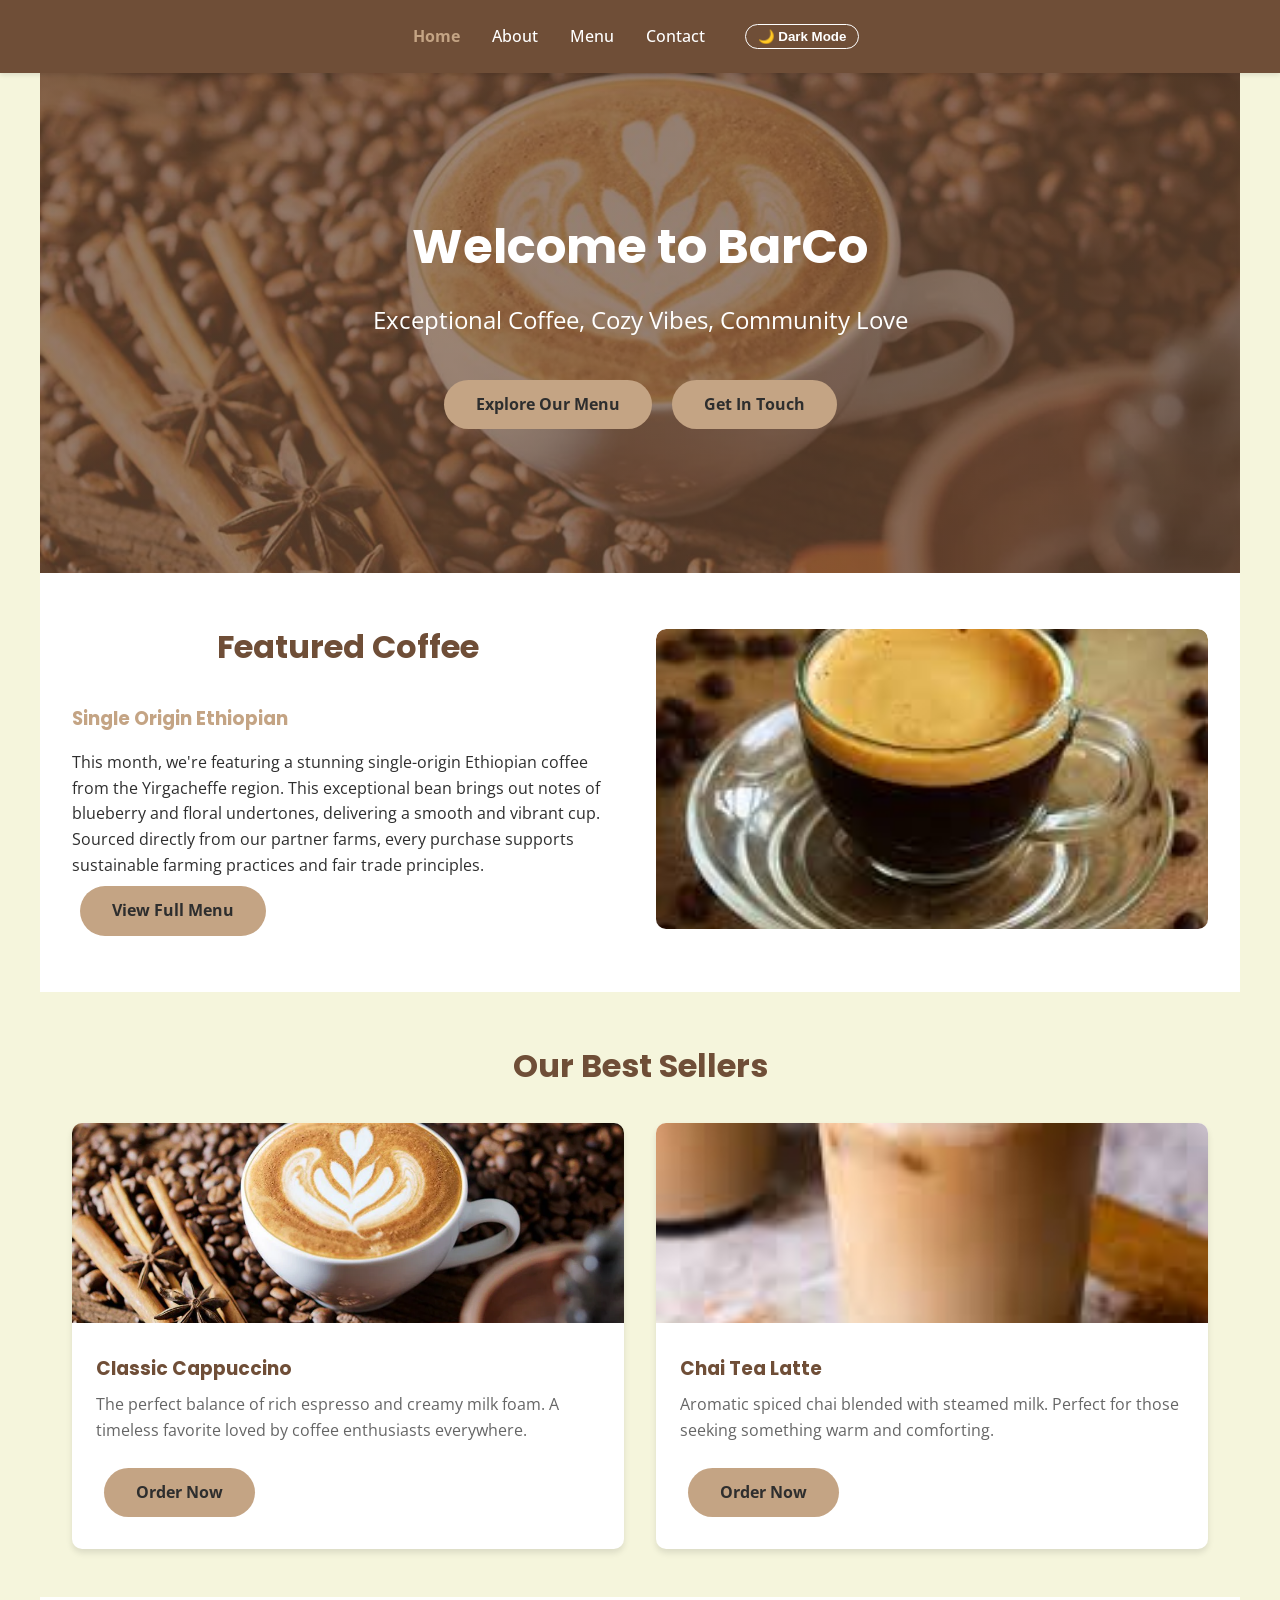
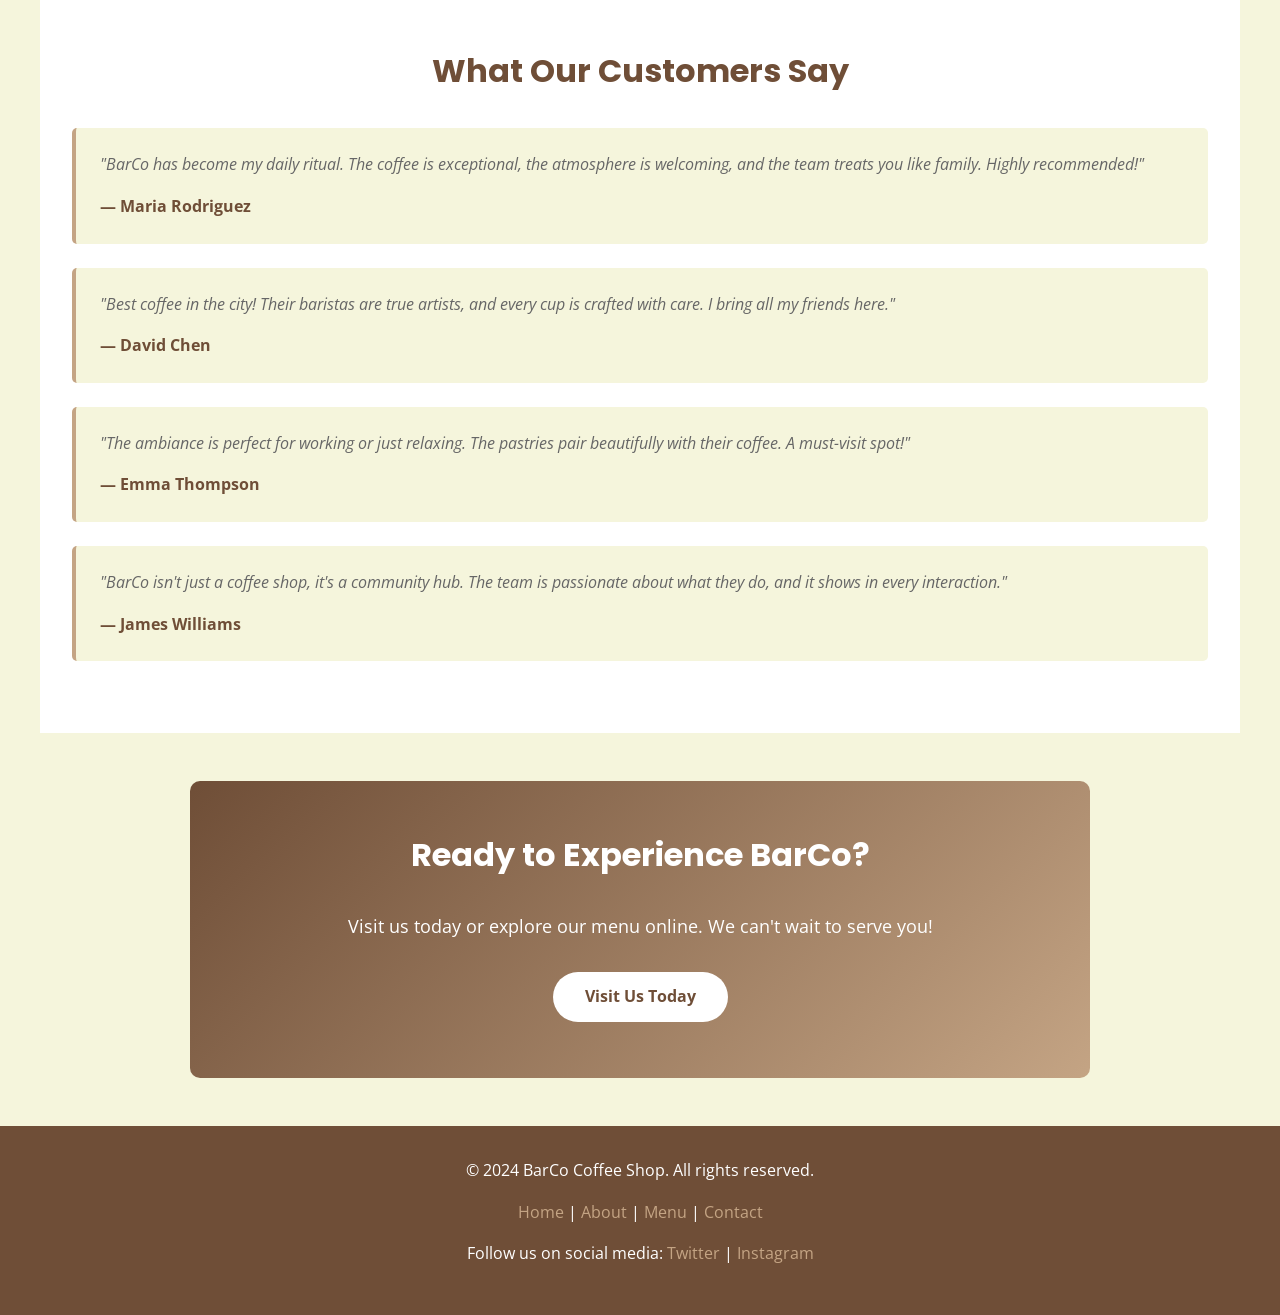
<file: Coffee/index.html>
<!DOCTYPE html>
<html lang="en">
<head>
    <meta charset="UTF-8">
    <meta name="viewport" content="width=device-width, initial-scale=1.0">
    <title>BarCo Coffee - Exceptional Coffee Experiences</title>
    <link rel="stylesheet" href="css/style.css">
    <link href="https://fonts.googleapis.com/css2?family=Poppins:wght@600;700&family=Open+Sans:wght@400;600&display=swap" rel="stylesheet">
</head>
<body>
    <!-- Navigation Bar -->
    <nav>
        <ul>
            <li><a href="index.html">Home</a></li>
            <li><a href="about.html">About</a></li>
            <li><a href="menu.html">Menu</a></li>
            <li><a href="contact.html">Contact</a></li>
            <li><button id="dark-mode-btn" class="btn" style="background: transparent; color: var(--white); padding: 0.25rem 0.75rem; border: 1px solid var(--white);">🌙 Dark Mode</button></li>
        </ul>
    </nav>

    <!-- Hero Section -->
    <section class="hero">
        <div class="hero-content">
            <h1>Welcome to BarCo</h1>
            <p>Exceptional Coffee, Cozy Vibes, Community Love</p>
            <a href="#featured" class="btn">Explore Our Menu</a>
            <a href="contact.html" class="btn">Get In Touch</a>
        </div>
    </section>

    <!-- Featured Coffee Section -->
    <section id="featured" class="featured">
        <div class="featured-content">
            <div>
                <h2>Featured Coffee</h2>
                <h3 style="color: var(--secondary-color);">Single Origin Ethiopian</h3>
                <p>This month, we're featuring a stunning single-origin Ethiopian coffee from the Yirgacheffe region. This exceptional bean brings out notes of blueberry and floral undertones, delivering a smooth and vibrant cup.</p>
                <p>Sourced directly from our partner farms, every purchase supports sustainable farming practices and fair trade principles.</p>
                <a href="menu.html" class="btn">View Full Menu</a>
            </div>
            <div class="featured-image">
                <img src="images/expresso.jpg" alt="Featured Ethiopian Coffee" style="width: 100%; height: 300px; object-fit: cover; border-radius: 10px;">
            </div>
        </div>
    </section>

    <!-- Best Sellers Section -->
    <section id="bestsellers">
        <h2>Our Best Sellers</h2>
        <div class="card-container">
            <div class="card">
                <img src="images/cappuccino.webp" alt="Classic Cappuccino" style="width: 100%; height: 200px; object-fit: cover;">
                <div class="card-body">
                    <h3>Classic Cappuccino</h3>
                    <p>The perfect balance of rich espresso and creamy milk foam. A timeless favorite loved by coffee enthusiasts everywhere.</p>
                    <a href="menu.html" class="btn">Order Now</a>
                </div>
            </div>
            <div class="card">
                <img src="images/Chai Tea Latte.jpg" alt="Chai Tea Latte" style="width: 100%; height: 200px; object-fit: cover;">
                <div class="card-body">
                    <h3>Chai Tea Latte</h3>
                    <p>Aromatic spiced chai blended with steamed milk. Perfect for those seeking something warm and comforting.</p>
                    <a href="menu.html" class="btn">Order Now</a>
                </div>
            </div>
        </div>
    </section>

    

    <!-- Customer Reviews Section -->
    <section id="reviews" class="reviews">
        <h2>What Our Customers Say</h2>
        <div class="review-card">
            <p>"BarCo has become my daily ritual. The coffee is exceptional, the atmosphere is welcoming, and the team treats you like family. Highly recommended!"</p>
            <p class="review-author">— Maria Rodriguez</p>
        </div>
        <div class="review-card">
            <p>"Best coffee in the city! Their baristas are true artists, and every cup is crafted with care. I bring all my friends here."</p>
            <p class="review-author">— David Chen</p>
        </div>
        <div class="review-card">
            <p>"The ambiance is perfect for working or just relaxing. The pastries pair beautifully with their coffee. A must-visit spot!"</p>
            <p class="review-author">— Emma Thompson</p>
        </div>
        <div class="review-card">
            <p>"BarCo isn't just a coffee shop, it's a community hub. The team is passionate about what they do, and it shows in every interaction."</p>
            <p class="review-author">— James Williams</p>
        </div>
    </section>

    <!-- Call to Action Section -->
    <section style="display:flex; flex-direction:column; align-items:center; text-align:center; background: linear-gradient(135deg, #6F4E37, #C4A484); color: white; padding: 3rem 2rem; border-radius: 10px; margin: 3rem auto; max-width:900px;">
        <h2 style="color: white;">Ready to Experience BarCo?</h2>
        <p style="font-size: 1.1rem; margin-bottom: 1.5rem;">Visit us today or explore our menu online. We can't wait to serve you!</p>
        <a href="contact.html" class="btn" style="background: var(--white); color: var(--primary-color);">Visit Us Today</a>
    </section>

    <!-- Footer -->
    <footer>
        <p>&copy; 2024 BarCo Coffee Shop. All rights reserved.</p>
        <p><a href="index.html">Home</a> | <a href="about.html">About</a> | <a href="menu.html">Menu</a> | <a href="contact.html">Contact</a></p>
        <p>Follow us on social media: 
            <a href="https://twitter.com/barco" target="_blank">Twitter</a> | 
            <a href="https://instagram.com/barco" target="_blank">Instagram</a>
        </p>
    </footer>

    <!-- Script -->
    <script src="js/script.js"></script>
</body>
</html>
</file>
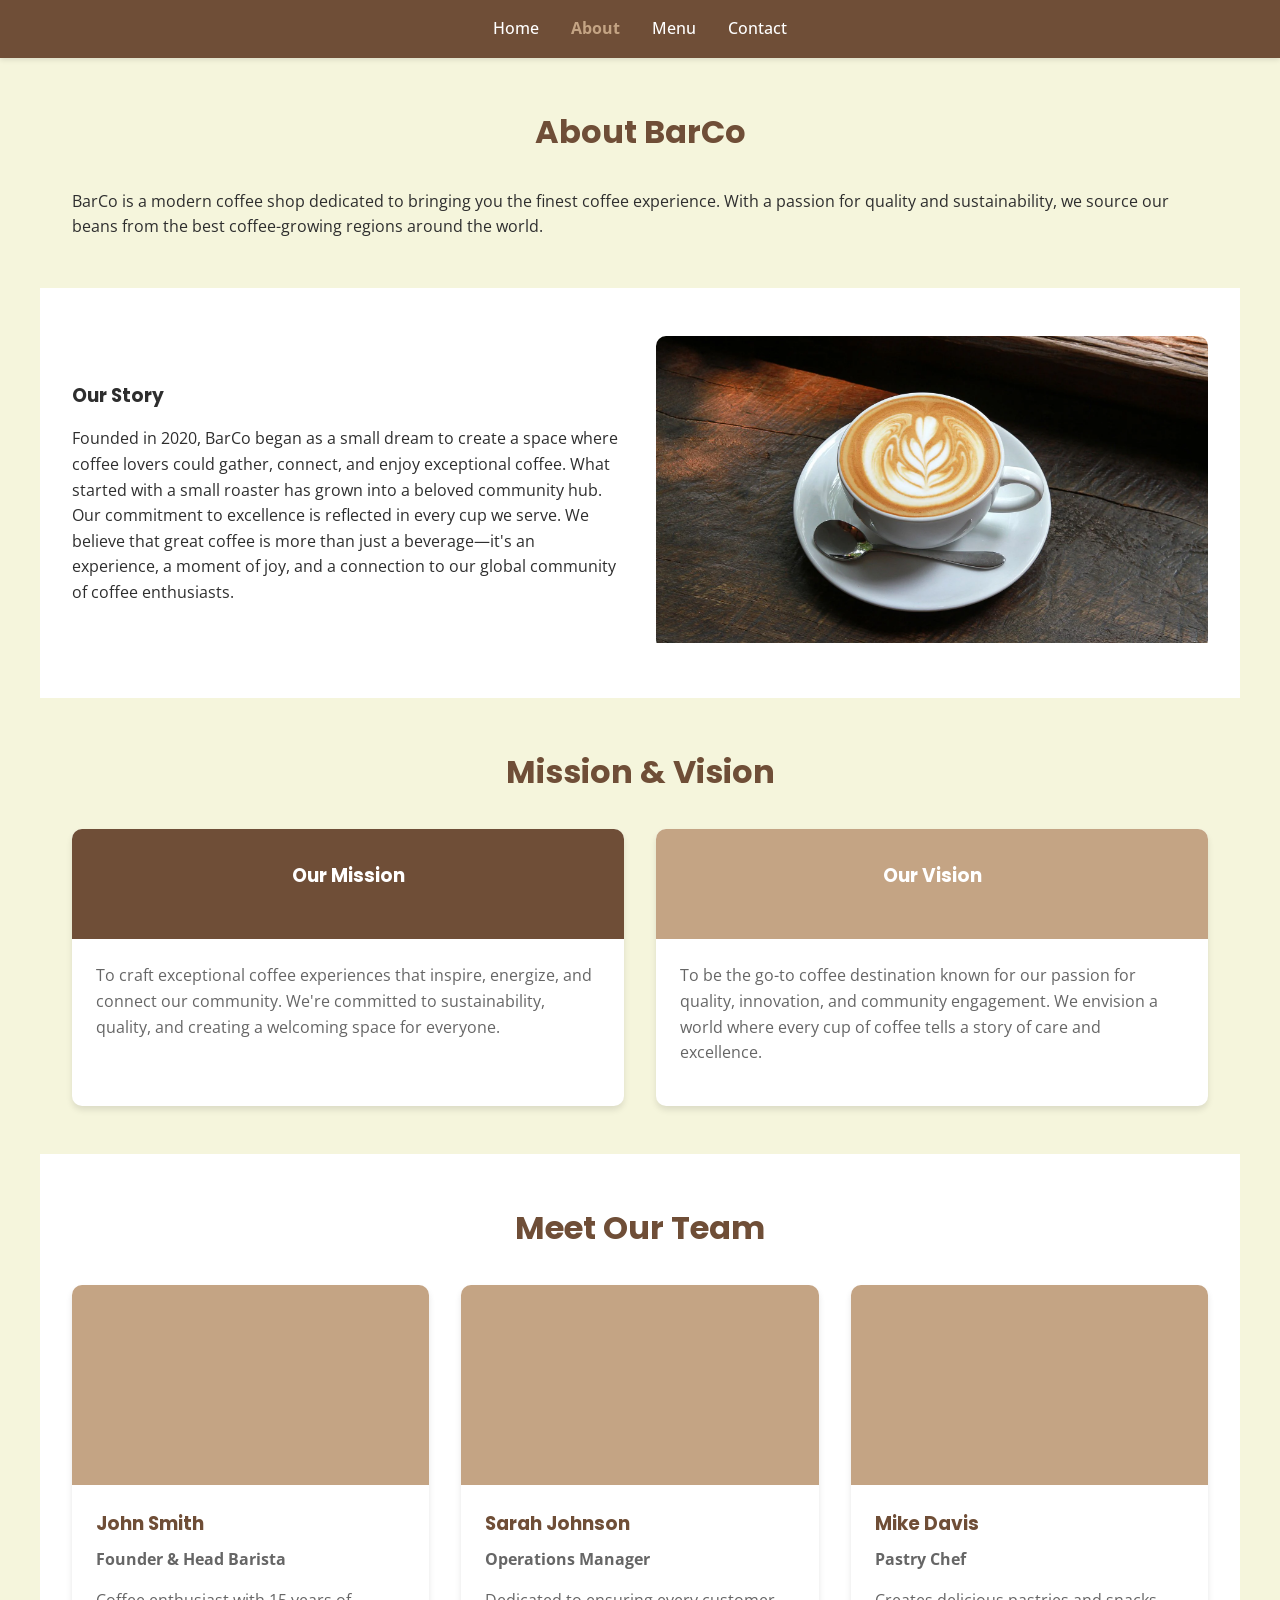
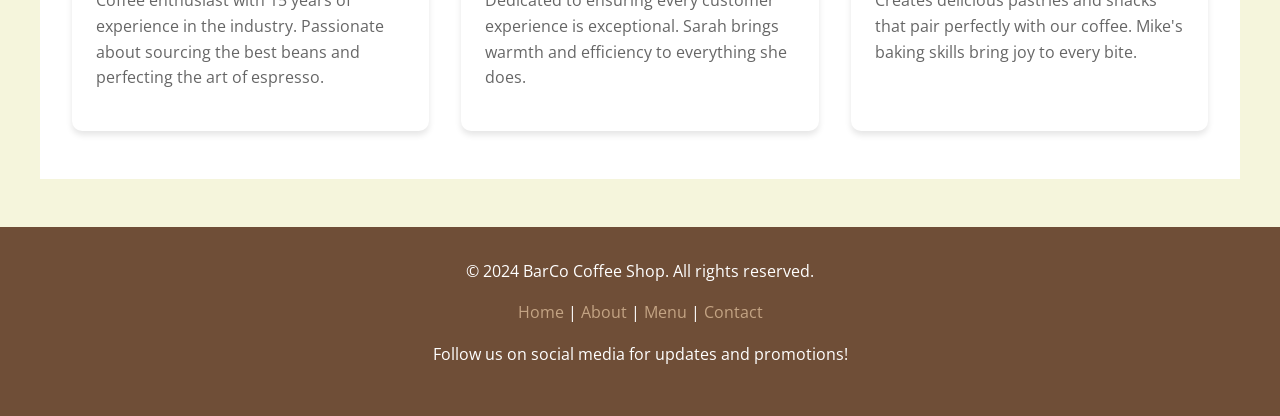
<file: Coffee/about.html>
<!DOCTYPE html>
<html lang="en">
<head>
    <meta charset="UTF-8">
    <meta name="viewport" content="width=device-width, initial-scale=1.0">
    <title>About - BarCo Coffee</title>
    <link rel="stylesheet" href="css/style.css">
    <link href="https://fonts.googleapis.com/css2?family=Poppins:wght@600&family=Open+Sans:wght@400;600&display=swap" rel="stylesheet">
</head>
<body>
    <!-- Navigation Bar -->
    <nav>
        <ul>
            <li><a href="index.html">Home</a></li>
            <li><a href="about.html">About</a></li>
            <li><a href="menu.html">Menu</a></li>
            <li><a href="contact.html">Contact</a></li>
        </ul>
    </nav>

    <!-- About Section -->
    <section id="about">
        <h2>About BarCo</h2>
        <div class="about-content">
            <p>BarCo is a modern coffee shop dedicated to bringing you the finest coffee experience. With a passion for quality and sustainability, we source our beans from the best coffee-growing regions around the world.</p>
        </div>
    </section>

    <!-- Story Section -->
    <section id="story" class="featured">
        <div class="featured-content">
            <div>
                <h3>Our Story</h3>
                <p>Founded in 2020, BarCo began as a small dream to create a space where coffee lovers could gather, connect, and enjoy exceptional coffee. What started with a small roaster has grown into a beloved community hub.</p>
                <p>Our commitment to excellence is reflected in every cup we serve. We believe that great coffee is more than just a beverage—it's an experience, a moment of joy, and a connection to our global community of coffee enthusiasts.</p>
            </div>
            <div class="featured-image">
                <img src="images/latte.webp" alt="Our Coffee">
            </div>
        </div>
    </section>

    <!-- Mission & Vision -->
    <section id="mission">
        <h2>Mission & Vision</h2>
        <div class="card-container">
            <div class="card">
                <div style="padding: 2rem; background-color: #6F4E37; color: white; text-align: center;">
                    <h3 style="color: white;">Our Mission</h3>
                </div>
                <div class="card-body">
                    <p>To craft exceptional coffee experiences that inspire, energize, and connect our community. We're committed to sustainability, quality, and creating a welcoming space for everyone.</p>
                </div>
            </div>
            <div class="card">
                <div style="padding: 2rem; background-color: #C4A484; color: white; text-align: center;">
                    <h3 style="color: white;">Our Vision</h3>
                </div>
                <div class="card-body">
                    <p>To be the go-to coffee destination known for our passion for quality, innovation, and community engagement. We envision a world where every cup of coffee tells a story of care and excellence.</p>
                </div>
            </div>
        </div>
    </section>

    <!-- Team Section -->
    <section id="team" class="featured">
        <h2>Meet Our Team</h2>
        <div class="card-container">
            <div class="card">
                <div class="card-image" style="background-color: #C4A484; height: 200px;"></div>
                <div class="card-body">
                    <h3>John Smith</h3>
                    <p><strong>Founder & Head Barista</strong></p>
                    <p>Coffee enthusiast with 15 years of experience in the industry. Passionate about sourcing the best beans and perfecting the art of espresso.</p>
                </div>
            </div>
            <div class="card">
                <div class="card-image" style="background-color: #C4A484; height: 200px;"></div>
                <div class="card-body">
                    <h3>Sarah Johnson</h3>
                    <p><strong>Operations Manager</strong></p>
                    <p>Dedicated to ensuring every customer experience is exceptional. Sarah brings warmth and efficiency to everything she does.</p>
                </div>
            </div>
            <div class="card">
                <div class="card-image" style="background-color: #C4A484; height: 200px;"></div>
                <div class="card-body">
                    <h3>Mike Davis</h3>
                    <p><strong>Pastry Chef</strong></p>
                    <p>Creates delicious pastries and snacks that pair perfectly with our coffee. Mike's baking skills bring joy to every bite.</p>
                </div>
            </div>
        </div>
    </section>

    <!-- Footer -->
    <footer>
        <p>&copy; 2024 BarCo Coffee Shop. All rights reserved.</p>
        <p><a href="#home">Home</a> | <a href="#about">About</a> | <a href="#menu">Menu</a> | <a href="#contact">Contact</a></p>
        <p>Follow us on social media for updates and promotions!</p>
    </footer>

    <script src="js/script.js"></script>
</body>
</html>
</file>
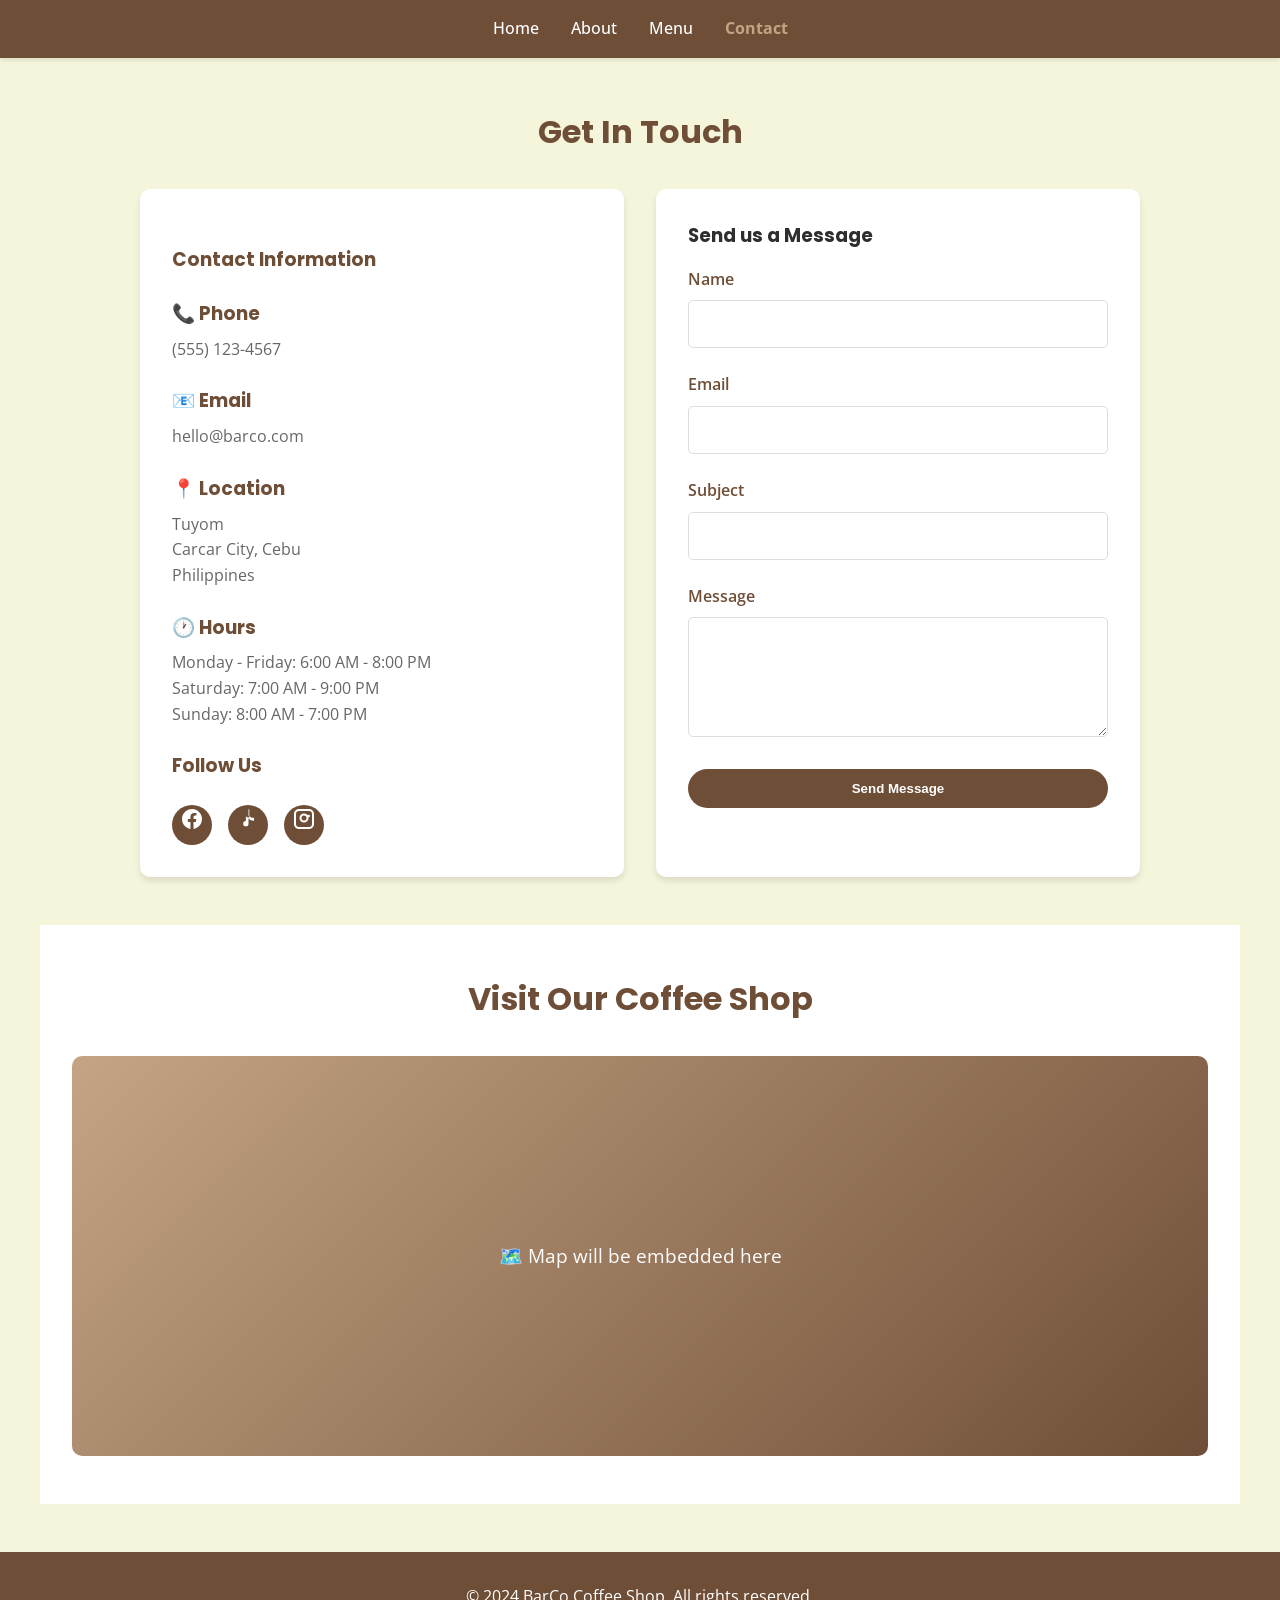
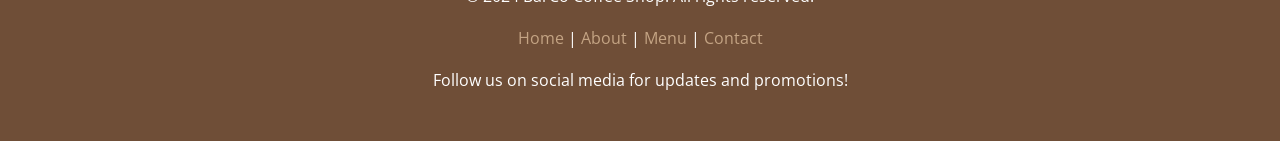
<file: Coffee/contact.html>
<!DOCTYPE html>
<html lang="en">
<head>
    <meta charset="UTF-8">
    <meta name="viewport" content="width=device-width, initial-scale=1.0">
    <title>Contact - BarCo Coffee</title>
    <link rel="stylesheet" href="css/style.css">
    <link href="https://fonts.googleapis.com/css2?family=Poppins:wght@600&family=Open+Sans:wght@400;600&display=swap" rel="stylesheet">
    <style>
        .contact-container {
            display: grid;
            grid-template-columns: 1fr 1fr;
            gap: 2rem;
            max-width: 1000px;
            margin: 0 auto;
        }

        .contact-info {
            background: var(--white);
            padding: 2rem;
            border-radius: 10px;
            box-shadow: 0 4px 6px rgba(0, 0, 0, 0.1);
        }

        .contact-info h3 {
            color: var(--primary-color);
            margin-top: 1.5rem;
            margin-bottom: 0.5rem;
        }

        .contact-info p {
            color: #666;
            margin-bottom: 1rem;
        }

        .contact-form {
            background: var(--white);
            padding: 2rem;
            border-radius: 10px;
            box-shadow: 0 4px 6px rgba(0, 0, 0, 0.1);
        }

        .form-group {
            margin-bottom: 1.5rem;
        }

        .form-group label {
            display: block;
            margin-bottom: 0.5rem;
            font-weight: 600;
            color: var(--primary-color);
        }

        .form-group input,
        .form-group textarea {
            width: 100%;
            padding: 0.75rem;
            border: 1px solid #ddd;
            border-radius: 5px;
            font-family: 'Open Sans', sans-serif;
            font-size: 1rem;
        }

        .form-group textarea {
            resize: vertical;
            min-height: 120px;
        }

        .form-group input:focus,
        .form-group textarea:focus {
            outline: none;
            border-color: var(--primary-color);
            box-shadow: 0 0 5px rgba(111, 78, 55, 0.3);
        }

        .form-group button {
            background-color: var(--primary-color);
            color: var(--white);
            padding: 0.75rem 2rem;
            border: none;
            border-radius: 25px;
            cursor: pointer;
            font-weight: bold;
            transition: all 0.3s ease;
            width: 100%;
        }

        .form-group button:hover {
            background-color: var(--secondary-color);
            color: var(--text-color);
            transform: translateY(-2px);
        }

        .social-links {
            display: flex;
            gap: 1rem;
            margin-top: 1.5rem;
        }

        .social-links a {
            display: inline-block;
            width: 40px;
            height: 40px;
            background-color: var(--primary-color);
            color: var(--white);
            border-radius: 50%;
            text-align: center;
            line-height: 40px;
            transition: background-color 0.3s ease;
        }

        .social-links a:hover {
            background-color: var(--secondary-color);
            color: var(--text-color);
        }

        @media (max-width: 768px) {
            .contact-container {
                grid-template-columns: 1fr;
            }
        }
    </style>
</head>
<body>
    <!-- Navigation Bar -->
    <nav>
        <ul>
            <li><a href="index.html">Home</a></li>
            <li><a href="about.html">About</a></li>
            <li><a href="menu.html">Menu</a></li>
            <li><a href="contact.html">Contact</a></li>
        </ul>
    </nav>

    <!-- Contact Section -->
    <section id="contact">
        <h2>Get In Touch</h2>
        
        <div class="contact-container">
            <!-- Contact Information -->
            <div class="contact-info">
                <h3>Contact Information</h3>
                
                <h3>📞 Phone</h3>
                <p><a href="tel:+1-555-123-4567">(555) 123-4567</a></p>
                
                <h3>📧 Email</h3>
                <p><a href="mailto:hello@barco.com">hello@barco.com</a></p>
                
                <h3>📍 Location</h3>
                <p>
                    Tuyom<br>
                    Carcar City, Cebu<br>
                    Philippines
                </p>
                
                <h3>🕐 Hours</h3>
                <p>
                    Monday - Friday: 6:00 AM - 8:00 PM<br>
                    Saturday: 7:00 AM - 9:00 PM<br>
                    Sunday: 8:00 AM - 7:00 PM
                </p>
                
                <h3>Follow Us</h3>
                <div class="social-links">
                    <a href="https://facebook.com/@barco" target="_blank" title="Facebook" aria-label="Facebook">
                        <svg width="24" height="24" viewBox="0 0 24 24" fill="white" xmlns="http://www.w3.org/2000/svg" aria-hidden="true">
                            <path d="M22 12c0-5.52-4.48-10-10-10S2 6.48 2 12c0 5 3.66 9.13 8.44 9.88v-6.99h-2.54V12h2.54V9.8c0-2.5 1.49-3.89 3.77-3.89 1.09 0 2.23.2 2.23.2v2.46h-1.26c-1.24 0-1.63.77-1.63 1.56V12h2.78l-.44 2.89h-2.34v6.99C18.34 21.13 22 17 22 12Z"/>
                        </svg>
                    </a>
                    <a href="https://tiktok.com/@barco" target="_blank" title="TikTok" aria-label="TikTok">
                        <svg width="24" height="24" viewBox="0 0 24 24" fill="white" xmlns="http://www.w3.org/2000/svg" aria-hidden="true">
                            <path d="M12.5 2.13v6.62c1.06.25 2.1.96 2.8 1.96.94.14 1.86.06 2.74-.03v3.13a6.5 6.5 0 0 1-5.54-2.57v5.4a2.64 2.64 0 1 1-2.64-2.64V9.56a6.52 6.52 0 0 0 3.44 1.02V2.13h1.0Z"/>
                        </svg>
                    </a>
                    <a href="https://instagram.com/barco" target="_blank" title="Instagram" aria-label="Instagram">
                        <svg width="24" height="24" viewBox="0 0 24 24" fill="white" xmlns="http://www.w3.org/2000/svg" aria-hidden="true">
                            <path d="M7 2C4.24 2 2 4.24 2 7v10c0 2.76 2.24 5 5 5h10c2.76 0 5-2.24 5-5V7c0-2.76-2.24-5-5-5H7Zm0 2h10a3 3 0 0 1 3 3v10a3 3 0 0 1-3 3H7a3 3 0 0 1-3-3V7a3 3 0 0 1 3-3Zm5 2.5a4.5 4.5 0 1 0 0 9 4.5 4.5 0 0 0 0-9Zm0 2a2.5 2.5 0 1 1 0 5 2.5 2.5 0 0 1 0-5Zm4.75-.75a1.25 1.25 0 1 0 0 2.5 1.25 1.25 0 0 0 0-2.5Z"/>
                        </svg>
                    </a>
                </div>
            </div>

            <!-- Contact Form -->
            <div class="contact-form">
                <h3>Send us a Message</h3>
                <form onsubmit="validateContactForm(event)">
                    <div class="form-group">
                        <label for="name">Name</label>
                        <input type="text" id="name" name="name" required>
                    </div>
                    
                    <div class="form-group">
                        <label for="email">Email</label>
                        <input type="email" id="email" name="email" required>
                    </div>
                    
                    <div class="form-group">
                        <label for="subject">Subject</label>
                        <input type="text" id="subject" name="subject">
                    </div>
                    
                    <div class="form-group">
                        <label for="message">Message</label>
                        <textarea id="message" name="message" required></textarea>
                    </div>
                    
                    <div class="form-group">
                        <button type="submit">Send Message</button>
                    </div>
                </form>
            </div>
        </div>
    </section>

    <!-- Map Section (Placeholder) -->
    <section id="map" style="background: var(--white);">
        <h2>Visit Our Coffee Shop</h2>
        <div style="background: linear-gradient(135deg, #C4A484, #6F4E37); height: 400px; border-radius: 10px; display: flex; align-items: center; justify-content: center; color: white; font-size: 1.2rem;">
            🗺️ Map will be embedded here
        </div>
    </section>

    <!-- Footer -->
    <footer>
        <p>&copy; 2024 BarCo Coffee Shop. All rights reserved.</p>
        <p><a href="index.html">Home</a> | <a href="about.html">About</a> | <a href="menu.html">Menu</a> | <a href="contact.html">Contact</a></p>
        <p>Follow us on social media for updates and promotions!</p>
    </footer>

    <script src="js/script.js"></script>
</body>
</html>
</file>
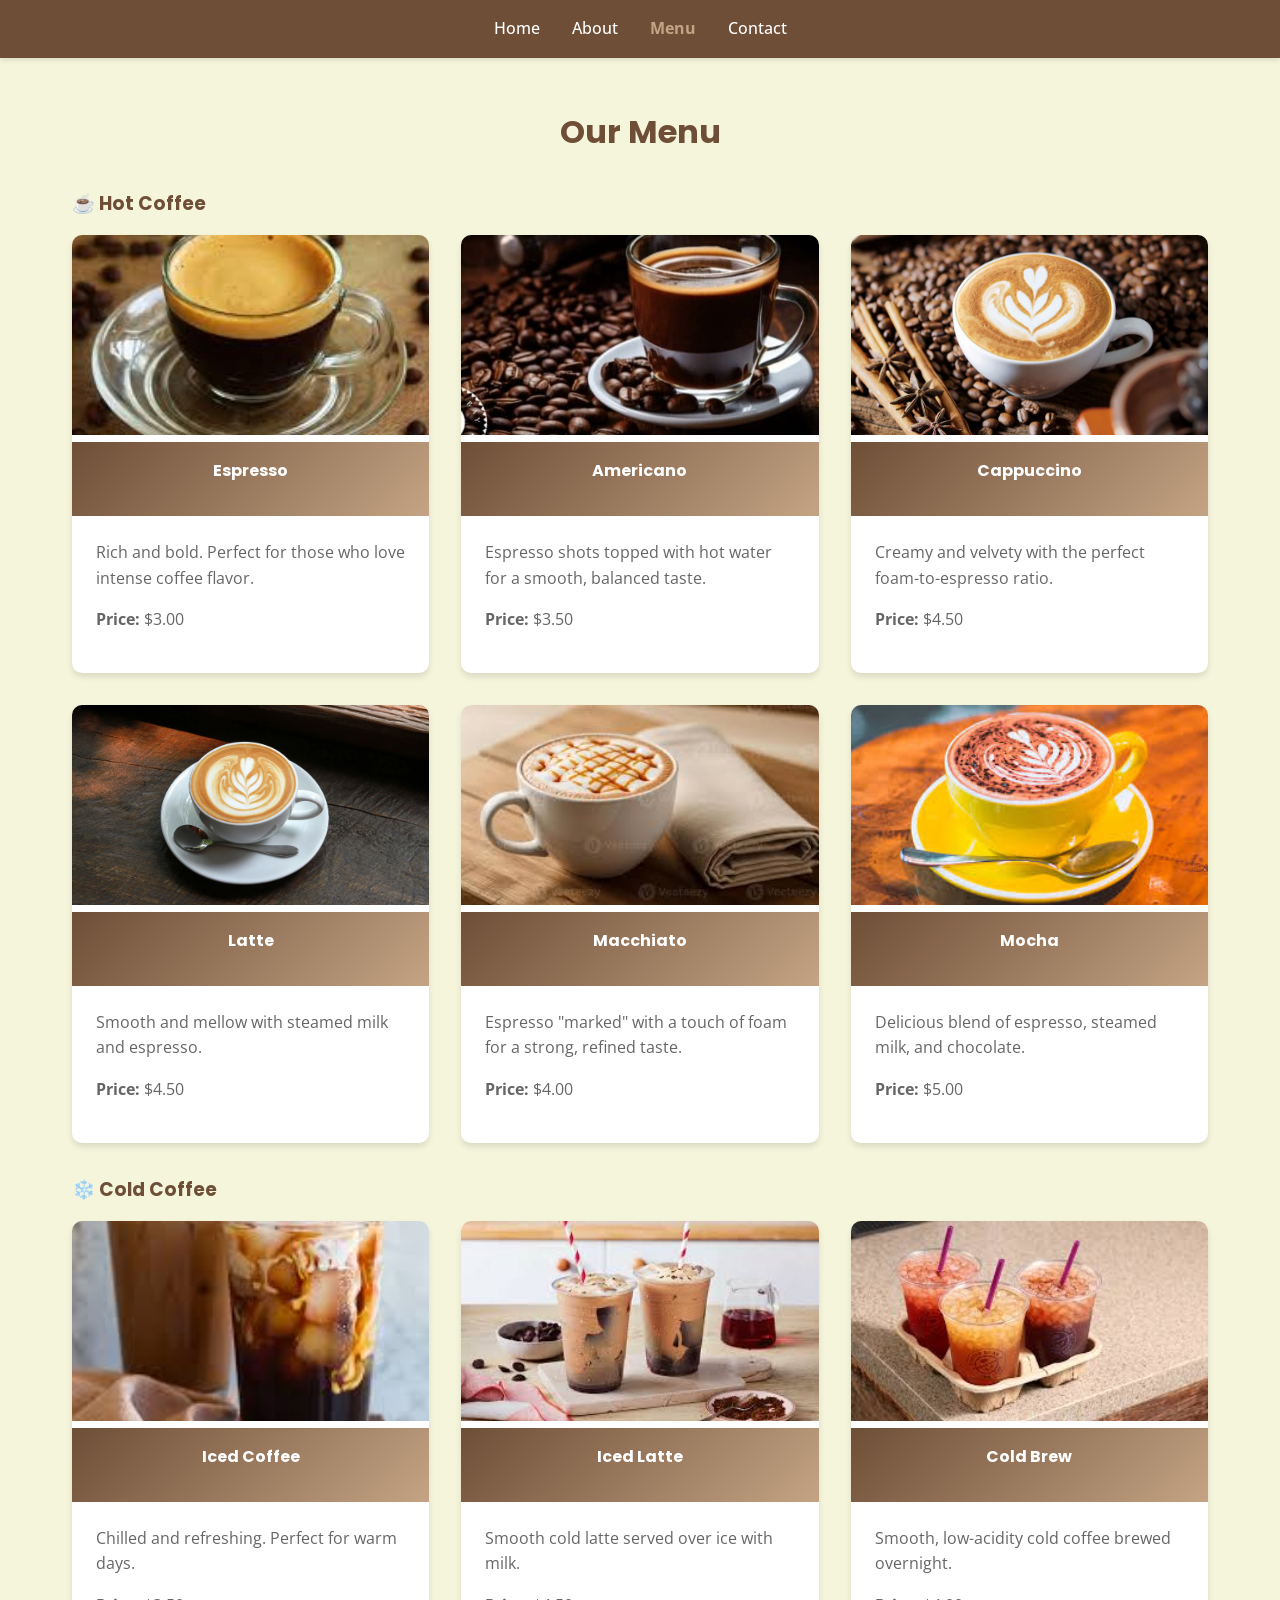
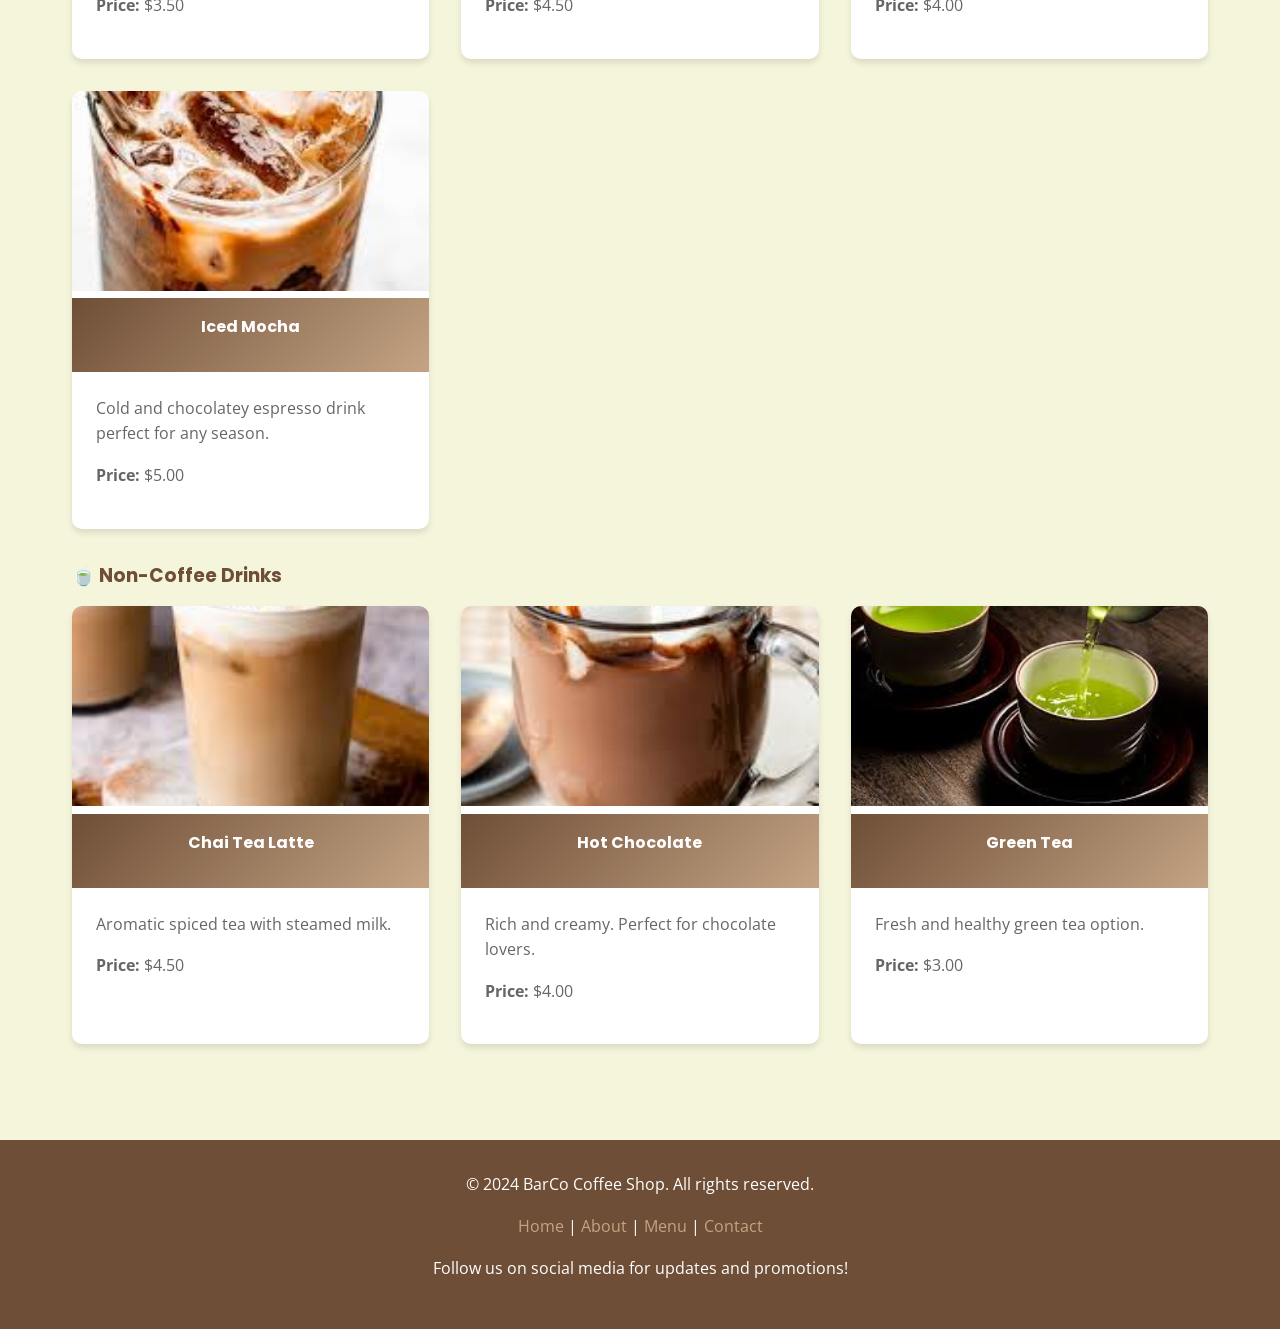
<file: Coffee/menu.html>
<!DOCTYPE html>
<html lang="en">
<head>
    <meta charset="UTF-8">
    <meta name="viewport" content="width=device-width, initial-scale=1.0">
    <title>Menu - BarCo Coffee</title>
    <link rel="stylesheet" href="css/style.css">
    <link href="https://fonts.googleapis.com/css2?family=Poppins:wght@600&family=Open+Sans:wght@400;600&display=swap" rel="stylesheet">
</head>
<body>
    <!-- Navigation Bar -->
    <nav>
        <ul>
            <li><a href="index.html">Home</a></li>
            <li><a href="about.html">About</a></li>
            <li><a href="menu.html">Menu</a></li>
            <li><a href="contact.html">Contact</a></li>
        </ul>
    </nav>

    <!-- Menu Section -->
    <section id="menu">
        <h2>Our Menu</h2>
        
        <!-- Hot Coffee Category -->
        <h3 style="color: #6F4E37; margin-top: 2rem; text-align: left;">☕ Hot Coffee</h3>
        <div class="card-container">
            <div class="card">
                <img src="images/expresso.jpg" alt="Espresso" style="width: 100%; height: 200px; object-fit: cover;">
                <div class="card-body" style="padding: 1rem; background: linear-gradient(135deg, #6F4E37, #C4A484); color: white; text-align: center;">
                    <h4 style="color: white;">Espresso</h4>
                </div>
                <div class="card-body">
                    <p>Rich and bold. Perfect for those who love intense coffee flavor.</p>
                    <p><strong>Price:</strong> $3.00</p>
                </div>
            </div>
            <div class="card">
                <img src="images/Americano.jpg" alt="Americano" style="width: 100%; height: 200px; object-fit: cover;">
                <div class="card-body" style="padding: 1rem; background: linear-gradient(135deg, #6F4E37, #C4A484); color: white; text-align: center;">
                    <h4 style="color: white;">Americano</h4>
                </div>
                <div class="card-body">
                    <p>Espresso shots topped with hot water for a smooth, balanced taste.</p>
                    <p><strong>Price:</strong> $3.50</p>
                </div>
            </div>
            <div class="card">
                <img src="images/cappuccino.webp" alt="Cappuccino" style="width: 100%; height: 200px; object-fit: cover;">
                <div class="card-body" style="padding: 1rem; background: linear-gradient(135deg, #6F4E37, #C4A484); color: white; text-align: center;">
                    <h4 style="color: white;">Cappuccino</h4>
                </div>
                <div class="card-body">
                    <p>Creamy and velvety with the perfect foam-to-espresso ratio.</p>
                    <p><strong>Price:</strong> $4.50</p>
                </div>
            </div>
            <div class="card">
                <img src="images/latte.webp" alt="Latte" style="width: 100%; height: 200px; object-fit: cover;">
                <div class="card-body" style="padding: 1rem; background: linear-gradient(135deg, #6F4E37, #C4A484); color: white; text-align: center;">
                    <h4 style="color: white;">Latte</h4>
                </div>
                <div class="card-body">
                    <p>Smooth and mellow with steamed milk and espresso.</p>
                    <p><strong>Price:</strong> $4.50</p>
                </div>
            </div>
            <div class="card">
                <img src="images/macchiato.jpg" alt="Macchiato" style="width: 100%; height: 200px; object-fit: cover;">
                <div class="card-body" style="padding: 1rem; background: linear-gradient(135deg, #6F4E37, #C4A484); color: white; text-align: center;">
                    <h4 style="color: white;">Macchiato</h4>
                </div>
                <div class="card-body">
                    <p>Espresso "marked" with a touch of foam for a strong, refined taste.</p>
                    <p><strong>Price:</strong> $4.00</p>
                </div>
            </div>
            <div class="card">
                <img src="images/Mocha.jpg" alt="Mocha" style="width: 100%; height: 200px; object-fit: cover;">
                <div class="card-body" style="padding: 1rem; background: linear-gradient(135deg, #6F4E37, #C4A484); color: white; text-align: center;">
                    <h4 style="color: white;">Mocha</h4>
                </div>
                <div class="card-body">
                    <p>Delicious blend of espresso, steamed milk, and chocolate.</p>
                    <p><strong>Price:</strong> $5.00</p>
                </div>
            </div>
        </div>

        <!-- Cold Coffee Category -->
        <h3 style="color: #6F4E37; margin-top: 2rem; text-align: left;">❄️ Cold Coffee</h3>
        <div class="card-container">
            <div class="card">
                <img src="images/Iced Coffee.jpg" alt="Iced Coffee" style="width: 100%; height: 200px; object-fit: cover;">
                <div class="card-body" style="padding: 1rem; background: linear-gradient(135deg, #6F4E37, #C4A484); color: white; text-align: center;">
                    <h4 style="color: white;">Iced Coffee</h4>
                </div>
                <div class="card-body">
                    <p>Chilled and refreshing. Perfect for warm days.</p>
                    <p><strong>Price:</strong> $3.50</p>
                </div>
            </div>
            <div class="card">
                <img src="images/Iced Latte.jpg" alt="Iced Latte" style="width: 100%; height: 200px; object-fit: cover;">
                <div class="card-body" style="padding: 1rem; background: linear-gradient(135deg, #6F4E37, #C4A484); color: white; text-align: center;">
                    <h4 style="color: white;">Iced Latte</h4>
                </div>
                <div class="card-body">
                    <p>Smooth cold latte served over ice with milk.</p>
                    <p><strong>Price:</strong> $4.50</p>
                </div>
            </div>
            <div class="card">
                <img src="images/Cold Brew.jpg" alt="Cold Brew" style="width: 100%; height: 200px; object-fit: cover;">
                <div class="card-body" style="padding: 1rem; background: linear-gradient(135deg, #6F4E37, #C4A484); color: white; text-align: center;">
                    <h4 style="color: white;">Cold Brew</h4>
                </div>
                <div class="card-body">
                    <p>Smooth, low-acidity cold coffee brewed overnight.</p>
                    <p><strong>Price:</strong> $4.00</p>
                </div>
            </div>
            <div class="card">
                <img src="images/Iced Mocha.jpg" alt="Iced Mocha" style="width: 100%; height: 200px; object-fit: cover;">
                <div class="card-body" style="padding: 1rem; background: linear-gradient(135deg, #6F4E37, #C4A484); color: white; text-align: center;">
                    <h4 style="color: white;">Iced Mocha</h4>
                </div>
                <div class="card-body">
                    <p>Cold and chocolatey espresso drink perfect for any season.</p>
                    <p><strong>Price:</strong> $5.00</p>
                </div>
            </div>
        </div>

        <!-- Non-Coffee Drinks Category -->
        <h3 style="color: #6F4E37; margin-top: 2rem; text-align: left;">🍵 Non-Coffee Drinks</h3>
        <div class="card-container">
            <div class="card">
                <img src="images/Chai Tea Latte.jpg" alt="Chai Tea Latte" style="width: 100%; height: 200px; object-fit: cover;">
                <div class="card-body" style="padding: 1rem; background: linear-gradient(135deg, #6F4E37, #C4A484); color: white; text-align: center;">
                    <h4 style="color: white;">Chai Tea Latte</h4>
                </div>
                <div class="card-body">
                    <p>Aromatic spiced tea with steamed milk.</p>
                    <p><strong>Price:</strong> $4.50</p>
                </div>
            </div>
            <div class="card">
                <img src="images/Hot Chocolate.jpg" alt="Hot Chocolate" style="width: 100%; height: 200px; object-fit: cover;">
                <div class="card-body" style="padding: 1rem; background: linear-gradient(135deg, #6F4E37, #C4A484); color: white; text-align: center;">
                    <h4 style="color: white;">Hot Chocolate</h4>
                </div>
                <div class="card-body">
                    <p>Rich and creamy. Perfect for chocolate lovers.</p>
                    <p><strong>Price:</strong> $4.00</p>
                </div>
            </div>
            <div class="card">
                <img src="images/Green Tea.jpg" alt="Green Tea" style="width: 100%; height: 200px; object-fit: cover;">
                <div class="card-body" style="padding: 1rem; background: linear-gradient(135deg, #6F4E37, #C4A484); color: white; text-align: center;">
                    <h4 style="color: white;">Green Tea</h4>
                </div>
                <div class="card-body">
                    <p>Fresh and healthy green tea option.</p>
                    <p><strong>Price:</strong> $3.00</p>
                </div>
            </div>
        </div>
    </section>

    <!-- Footer -->
    <footer>
        <p>&copy; 2024 BarCo Coffee Shop. All rights reserved.</p>
        <p><a href="index.html">Home</a> | <a href="about.html">About</a> | <a href="menu.html">Menu</a> | <a href="contact.html">Contact</a></p>
        <p>Follow us on social media for updates and promotions!</p>
    </footer>

    <script src="js/script.js"></script>
</body>
</html>
</file>
<file: Coffee/css/style.css>
/* BarCo Coffee Shop - Main Stylesheet */

/* Color Palette */
:root {
    --primary-color: #6F4E37;
    --secondary-color: #C4A484;
    --background-color: #F5F5DC;
    --text-color: #2E2E2E;
    --white: #FFFFFF;
    --black: #000000;
}

/* Global Styles */
* {
    margin: 0;
    padding: 0;
    box-sizing: border-box;
}

body {
    font-family: 'Open Sans', sans-serif;
    line-height: 1.6;
    color: var(--text-color);
    background-color: var(--background-color);
}

h1, h2, h3, h4, h5, h6 {
    font-family: 'Poppins', sans-serif;
    margin-bottom: 1rem;
}

a {
    text-decoration: none;
    color: inherit;
}

/* Navbar Styles */
nav {
    background-color: var(--primary-color);
    padding: 1rem 0;
    position: sticky;
    top: 0;
    z-index: 1000;
    box-shadow: 0 2px 5px rgba(0, 0, 0, 0.1);
}

nav ul {
    list-style: none;
    display: flex;
    justify-content: center;
    align-items: center;
    gap: 2rem;
    flex-wrap: wrap;
}

nav a {
    color: var(--white);
    font-weight: 500;
    transition: color 0.3s ease;
}

nav a:hover {
    color: var(--secondary-color);
}

/* Hero Section */
.hero {
    background: linear-gradient(rgba(111, 78, 55, 0.7), rgba(111, 78, 55, 0.7)), url('../images/cappuccino.webp');
    background-size: cover;
    background-position: center;
    min-height: 500px;
    display: flex;
    align-items: center;
    justify-content: center;
    text-align: center;
    color: var(--white);
    padding: 2rem;
}

.hero-content h1 {
    font-size: 3rem;
    margin-bottom: 1rem;
}

.hero-content p {
    font-size: 1.5rem;
    margin-bottom: 2rem;
}

.btn {
    background-color: var(--secondary-color);
    color: var(--text-color);
    padding: 0.75rem 2rem;
    border: none;
    border-radius: 25px;
    cursor: pointer;
    font-weight: bold;
    transition: all 0.3s ease;
    display: inline-block;
    margin: 0.5rem;
}

.btn:hover {
    background-color: var(--primary-color);
    color: var(--white);
    transform: translateY(-2px);
    box-shadow: 0 5px 15px rgba(0, 0, 0, 0.3);
}

/* Sections */
section {
    padding: 3rem 2rem;
    max-width: 1200px;
    margin: 0 auto;
}

section h2 {
    text-align: center;
    color: var(--primary-color);
    font-size: 2rem;
    margin-bottom: 2rem;
}

/* Cards */
.card-container {
    display: grid;
    grid-template-columns: repeat(auto-fit, minmax(280px, 1fr));
    gap: 2rem;
}

.card {
    background: var(--white);
    border-radius: 10px;
    overflow: hidden;
    box-shadow: 0 4px 6px rgba(0, 0, 0, 0.1);
    transition: transform 0.3s ease, box-shadow 0.3s ease;
}

.card:hover {
    transform: translateY(-5px);
    box-shadow: 0 8px 12px rgba(0, 0, 0, 0.2);
}

.card-image {
    width: 100%;
    height: 200px;
    object-fit: cover;
}

.card-body {
    padding: 1.5rem;
}

.card-body h3 {
    color: var(--primary-color);
    margin-bottom: 0.5rem;
}

.card-body p {
    color: #666;
    margin-bottom: 1rem;
}

/* Featured Section */
.featured {
    background-color: var(--white);
}

.featured-content {
    display: grid;
    grid-template-columns: 1fr 1fr;
    gap: 2rem;
    align-items: center;
}

.featured-image {
    border-radius: 10px;
    overflow: hidden;
}

.featured-image img {
    width: 100%;
    height: auto;
}

/* Promo Banner */
.promo {
    background: linear-gradient(135deg, var(--primary-color), var(--secondary-color));
    color: var(--white);
    text-align: center;
    padding: 3rem 2rem;
    border-radius: 10px;
    margin: 2rem 0;
}

.promo h2 {
    color: var(--white);
    font-size: 2.5rem;
}

/* Reviews Section */
.reviews {
    background-color: var(--white);
}

.review-card {
    background-color: var(--background-color);
    padding: 1.5rem;
    border-left: 4px solid var(--secondary-color);
    margin-bottom: 1.5rem;
    border-radius: 5px;
}

.review-card p:first-child {
    font-style: italic;
    margin-bottom: 1rem;
    color: #666;
}

.review-author {
    font-weight: bold;
    color: var(--primary-color);
}

/* Footer */
footer {
    background-color: var(--primary-color);
    color: var(--white);
    padding: 2rem;
    text-align: center;
    margin-top: 3rem;
}

footer a {
    color: var(--secondary-color);
    transition: color 0.3s ease;
}

footer a:hover {
    color: var(--white);
}

footer p {
    margin-bottom: 1rem;
}

/* Responsive Design */
@media (max-width: 768px) {
    nav ul {
        gap: 1rem;
    }

    .hero-content h1 {
        font-size: 2rem;
    }

    .hero-content p {
        font-size: 1.1rem;
    }

    .featured-content {
        grid-template-columns: 1fr;
    }

    section {
        padding: 2rem 1rem;
    }
}

/* Animations */
@keyframes fadeInUp {
    from {
        opacity: 0;
        transform: translateY(20px);
    }
    to {
        opacity: 1;
        transform: translateY(0);
    }
}

.fade-in-up {
    animation: fadeInUp 0.6s ease-out;
}

/* Dark Mode (optional future feature) */
body.dark-mode {
    background-color: #1a1a1a;
    color: #f0f0f0;
}

body.dark-mode nav {
    background-color: #2a2a2a;
}

body.dark-mode .card,
body.dark-mode .featured {
    background-color: #2a2a2a;
}

body.dark-mode .card-body p {
    color: #ccc;
}
</file>
